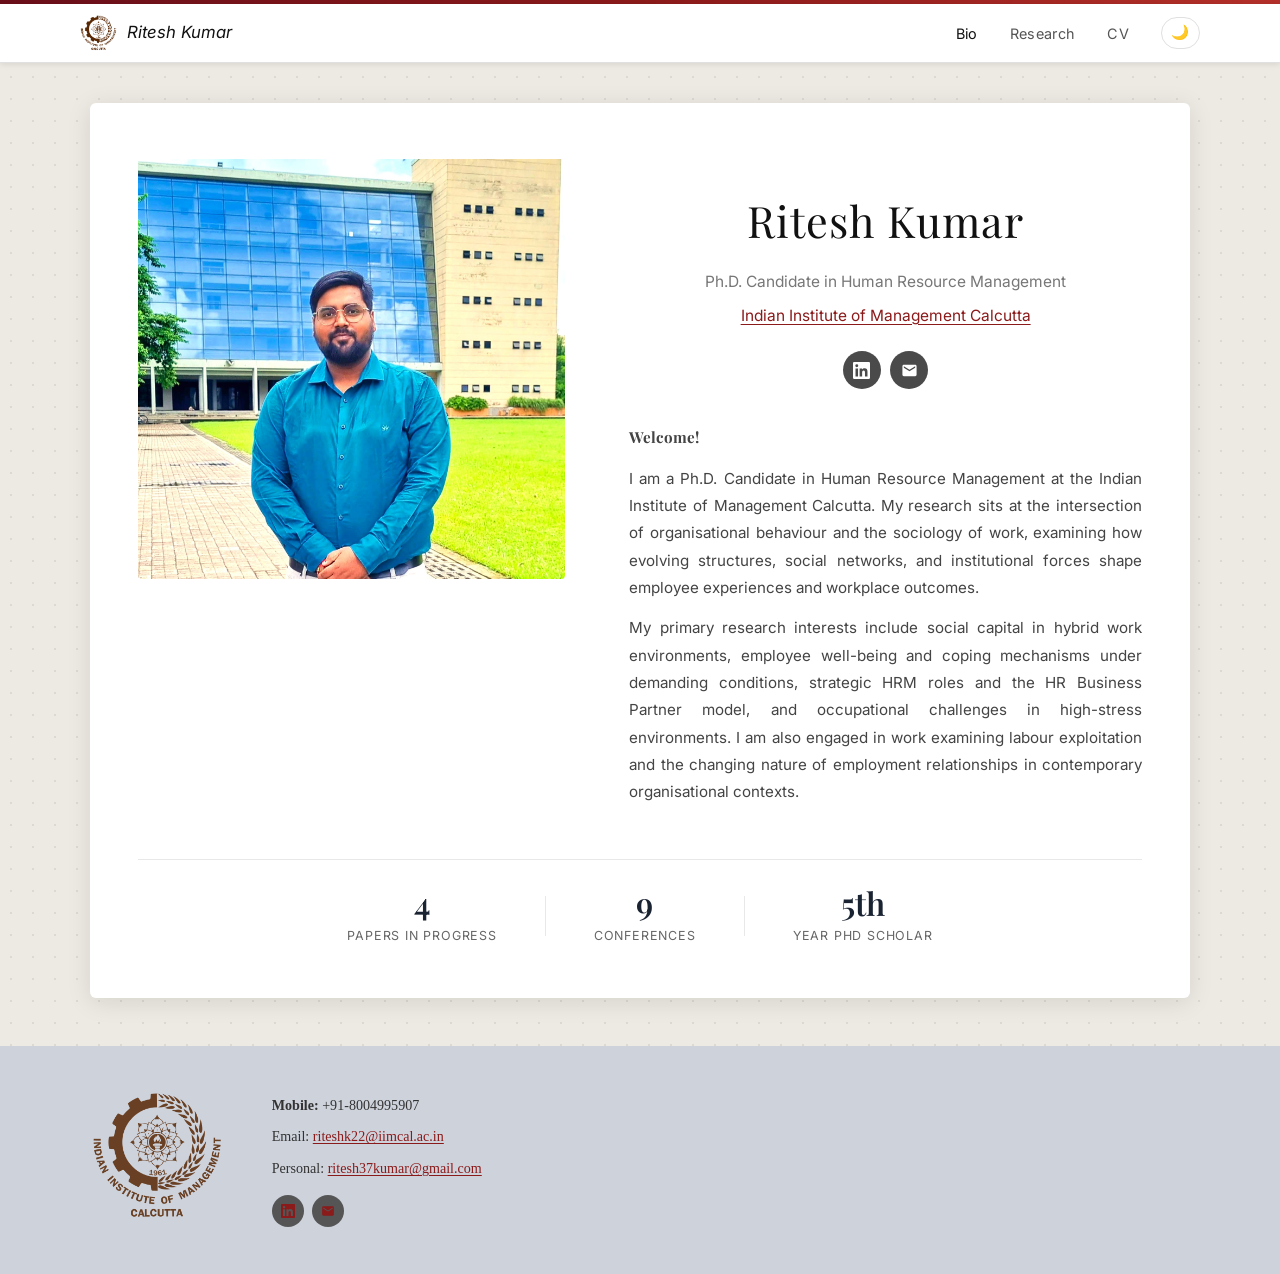
<file: index.html>
<!DOCTYPE html>
<html lang="en" data-theme="light">
<head>
    <meta charset="UTF-8">
    <meta name="viewport" content="width=device-width, initial-scale=1.0">
    <title>Ritesh Kumar | PhD Scholar | IIM Calcutta</title>
    <meta name="description" content="Ritesh Kumar is a PhD Scholar in Human Resource Management at IIM Calcutta. Research interests include hybrid work, social capital, employee well-being, and labour exploitation.">
    <meta name="keywords" content="Ritesh Kumar, IIM Calcutta, PhD, Human Resource Management, HRM, hybrid work, social capital, employee well-being">
    <meta name="author" content="Ritesh Kumar">
    <meta property="og:title" content="Ritesh Kumar | PhD Scholar | IIM Calcutta">
    <meta property="og:description" content="PhD Candidate in Human Resource Management at the Indian Institute of Management Calcutta.">
    <meta property="og:type" content="website">
    <link rel="icon" href="IIM_Calcutta_Logo.svg.png" type="image/png">
    <link href="https://fonts.googleapis.com/css2?family=Playfair+Display:ital,wght@0,400;0,600;1,400&family=Inter:wght@300;400;500;600&display=swap" rel="stylesheet">
    <link rel="stylesheet" href="style.css">

    <!-- Google Analytics -->
    <script async src="https://www.googletagmanager.com/gtag/js?id=G-CZTXEV8FFX"></script>
    <script>
        window.dataLayer = window.dataLayer || [];
        function gtag(){dataLayer.push(arguments);}
        gtag('js', new Date());
        gtag('config', 'G-CZTXEV8FFX');
    </script>

    <script>
        // Prevent dark mode flash
        (function(){ const t=localStorage.getItem('theme')||'light'; document.documentElement.setAttribute('data-theme',t); })();
    </script>
</head>
<body>

    <!-- Navbar -->
    <nav class="navbar">
        <div class="nav-container">
            <a href="index.html" class="nav-brand">
                <img src="IIM_Calcutta_Logo.svg.png" alt="IIM Calcutta" class="nav-logo">
                Ritesh Kumar
            </a>
            <div class="nav-right">
                <ul class="nav-links">
                    <li><a href="index.html" class="active">Bio</a></li>
                    <li><a href="research.html">Research</a></li>
                    <li><a href="cv.html">CV</a></li>
                </ul>
                <button class="dark-toggle" id="darkToggle" aria-label="Toggle dark mode" title="Toggle dark mode">🌙</button>
            </div>
        </div>
    </nav>

    <!-- Profile Card -->
    <main class="page-bg">
        <div class="profile-card">
            <div class="profile-grid">

                <!-- Left: Photo -->
                <div class="photo-crop">
                    <img src="Ritesh_Photo.jpg" alt="Ritesh Kumar" class="profile-photo">
                </div>

                <!-- Right: Info -->
                <div class="profile-info-col">
                    <h1 class="profile-name">Ritesh Kumar</h1>
                    <p class="profile-subtitle">Ph.D. Candidate in Human Resource Management</p>
                    <a href="https://www.iimcal.ac.in" class="profile-institution" target="_blank">Indian Institute of Management Calcutta</a>

                    <div class="social-icons">
                        <a href="https://www.linkedin.com/in/ritesh-kumar-388436166/" class="social-icon" target="_blank" title="LinkedIn">
                            <svg viewBox="0 0 24 24" fill="currentColor"><path d="M20.447 20.452h-3.554v-5.569c0-1.328-.027-3.037-1.852-3.037-1.853 0-2.136 1.445-2.136 2.939v5.667H9.351V9h3.414v1.561h.046c.477-.9 1.637-1.85 3.37-1.85 3.601 0 4.267 2.37 4.267 5.455v6.286zM5.337 7.433a2.062 2.062 0 01-2.063-2.065 2.064 2.064 0 112.063 2.065zm1.782 13.019H3.555V9h3.564v11.452zM22.225 0H1.771C.792 0 0 .774 0 1.729v20.542C0 23.227.792 24 1.771 24h20.451C23.2 24 24 23.227 24 22.271V1.729C24 .774 23.2 0 22.222 0h.003z"/></svg>
                        </a>
                        <a href="mailto:riteshk22@iimcal.ac.in" class="social-icon" title="Email">
                            <svg viewBox="0 0 24 24" fill="currentColor"><path d="M20 4H4c-1.1 0-2 .9-2 2v12c0 1.1.9 2 2 2h16c1.1 0 2-.9 2-2V6c0-1.1-.9-2-2-2zm0 4l-8 5-8-5V6l8 5 8-5v2z"/></svg>
                        </a>
                    </div>

                    <div class="profile-bio">
                        <p class="welcome-heading">Welcome!</p>
                        <p>I am a Ph.D. Candidate in Human Resource Management at the Indian Institute of Management Calcutta. My research sits at the intersection of organisational behaviour and the sociology of work, examining how evolving structures, social networks, and institutional forces shape employee experiences and workplace outcomes.</p>
                        <p>My primary research interests include social capital in hybrid work environments, employee well-being and coping mechanisms under demanding conditions, strategic HRM roles and the HR Business Partner model, and occupational challenges in high-stress environments. I am also engaged in work examining labour exploitation and the changing nature of employment relationships in contemporary organisational contexts.</p>
                    </div>
                </div>

            </div>

            <!-- Stats Bar -->
            <div class="stats-bar">
                <div class="stat-item">
                    <span class="stat-number">4</span>
                    <span class="stat-label">Papers in Progress</span>
                </div>
                <div class="stat-divider"></div>
                <div class="stat-item">
                    <span class="stat-number">9</span>
                    <span class="stat-label">Conferences</span>
                </div>
                <div class="stat-divider"></div>
                <div class="stat-item">
                    <span class="stat-number">5th</span>
                    <span class="stat-label">Year PhD Scholar</span>
                </div>
            </div>

        </div>
    </main>

    <!-- Footer -->
    <footer class="footer">
        <div class="footer-inner">
            <div class="footer-logo-col">
                <img src="IIM_Calcutta_Logo.svg.png" alt="IIM Calcutta" class="footer-logo">
            </div>
            <div class="footer-contact">
                <p><strong>Mobile:</strong> +91-8004995907</p>
                <p>Email: <a href="mailto:riteshk22@iimcal.ac.in">riteshk22@iimcal.ac.in</a></p>
                <p>Personal: <a href="mailto:ritesh37kumar@gmail.com">ritesh37kumar@gmail.com</a></p>
                <div class="footer-social">
                    <a href="https://www.linkedin.com/in/ritesh-kumar-388436166/" class="footer-social-icon" target="_blank" title="LinkedIn">
                        <svg viewBox="0 0 24 24" fill="currentColor"><path d="M20.447 20.452h-3.554v-5.569c0-1.328-.027-3.037-1.852-3.037-1.853 0-2.136 1.445-2.136 2.939v5.667H9.351V9h3.414v1.561h.046c.477-.9 1.637-1.85 3.37-1.85 3.601 0 4.267 2.37 4.267 5.455v6.286zM5.337 7.433a2.062 2.062 0 01-2.063-2.065 2.064 2.064 0 112.063 2.065zm1.782 13.019H3.555V9h3.564v11.452zM22.225 0H1.771C.792 0 0 .774 0 1.729v20.542C0 23.227.792 24 1.771 24h20.451C23.2 24 24 23.227 24 22.271V1.729C24 .774 23.2 0 22.222 0h.003z"/></svg>
                    </a>
                    <a href="mailto:riteshk22@iimcal.ac.in" class="footer-social-icon" title="Email">
                        <svg viewBox="0 0 24 24" fill="currentColor"><path d="M20 4H4c-1.1 0-2 .9-2 2v12c0 1.1.9 2 2 2h16c1.1 0 2-.9 2-2V6c0-1.1-.9-2-2-2zm0 4l-8 5-8-5V6l8 5 8-5v2z"/></svg>
                    </a>
                </div>
            </div>
        </div>
    </footer>

    <!-- Scroll to top -->
    <button class="scroll-top-btn" id="scrollTopBtn" aria-label="Scroll to top">↑</button>

    <script src="script.js"></script>
</body>
</html>
</file>
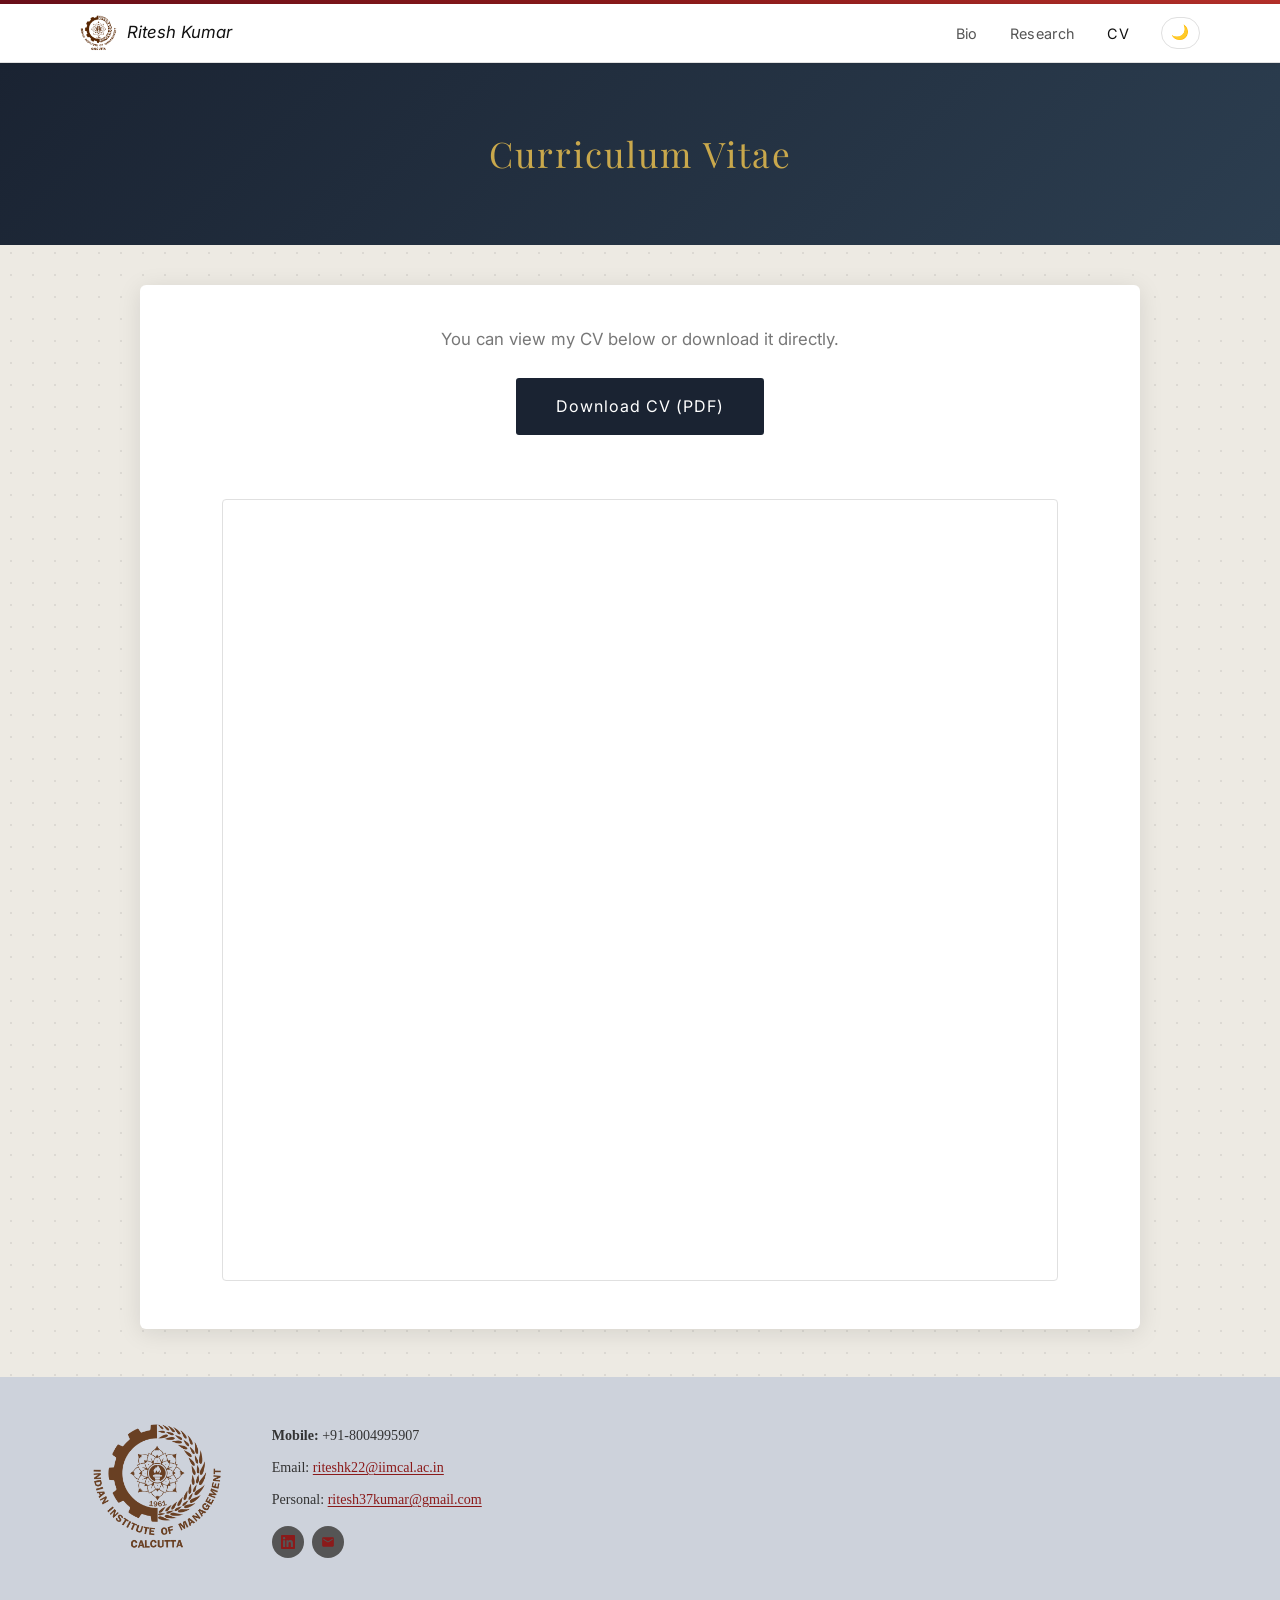
<file: cv.html>
<!DOCTYPE html>
<html lang="en" data-theme="light">
<head>
    <meta charset="UTF-8">
    <meta name="viewport" content="width=device-width, initial-scale=1.0">
    <title>CV | Ritesh Kumar | IIM Calcutta</title>
    <meta name="description" content="Curriculum Vitae of Ritesh Kumar, PhD Scholar in Human Resource Management at IIM Calcutta.">
    <meta name="author" content="Ritesh Kumar">
    <link rel="icon" href="IIM_Calcutta_Logo.svg.png" type="image/png">
    <link href="https://fonts.googleapis.com/css2?family=Playfair+Display:ital,wght@0,400;0,600;1,400&family=Inter:wght@300;400;500;600&display=swap" rel="stylesheet">
    <link rel="stylesheet" href="style.css">
    <!-- Google Analytics -->
    <script async src="https://www.googletagmanager.com/gtag/js?id=G-CZTXEV8FFX"></script>
    <script>
        window.dataLayer = window.dataLayer || [];
        function gtag(){dataLayer.push(arguments);}
        gtag('js', new Date());
        gtag('config', 'G-CZTXEV8FFX');
    </script>
    <script>(function(){ const t=localStorage.getItem('theme')||'light'; document.documentElement.setAttribute('data-theme',t); })();</script>
</head>
<body>

    <!-- Navbar -->
    <nav class="navbar">
        <div class="nav-container">
            <a href="index.html" class="nav-brand">
                <img src="IIM_Calcutta_Logo.svg.png" alt="IIM Calcutta" class="nav-logo">
                Ritesh Kumar
            </a>
            <div class="nav-right">
                <ul class="nav-links">
                    <li><a href="index.html">Bio</a></li>
                    <li><a href="research.html">Research</a></li>
                    <li><a href="cv.html" class="active">CV</a></li>
                </ul>
                <button class="dark-toggle" id="darkToggle" aria-label="Toggle dark mode">🌙</button>
            </div>
        </div>
    </nav>

    <!-- Page Header -->
    <header class="page-header">
        <h1>Curriculum Vitae</h1>
    </header>

    <!-- CV Content -->
    <main class="page-bg">
    <div class="inner-card">
    <div class="container cv-container">

        <p class="cv-intro">You can view my CV below or download it directly.</p>
        <div style="text-align:center; margin-bottom: 2rem;">
            <a href="Ritesh_Kumar_CV.pdf" class="cv-download-btn" download>Download CV (PDF)</a>
        </div>

        <div class="cv-viewer">
            <iframe
                src="Ritesh_Kumar_CV.pdf#toolbar=1&navpanes=0&scrollbar=1"
                class="cv-embed"
                title="Ritesh Kumar CV">
            </iframe>
        </div>

        <p class="cv-fallback">
            PDF not loading? <a href="Ritesh_Kumar_CV.pdf" download>Click here to download</a>.
        </p>

    </div></div></main>

    <!-- Footer -->
    <footer class="footer">
        <div class="footer-inner">
            <div class="footer-logo-col">
                <img src="IIM_Calcutta_Logo.svg.png" alt="IIM Calcutta" class="footer-logo">
            </div>
            <div class="footer-contact">
                <p><strong>Mobile:</strong> +91-8004995907</p>
                <p>Email: <a href="mailto:riteshk22@iimcal.ac.in">riteshk22@iimcal.ac.in</a></p>
                <p>Personal: <a href="mailto:ritesh37kumar@gmail.com">ritesh37kumar@gmail.com</a></p>
                <div class="footer-social">
                    <a href="https://www.linkedin.com/in/ritesh-kumar-388436166/" class="footer-social-icon" target="_blank" title="LinkedIn">
                        <svg viewBox="0 0 24 24" fill="currentColor"><path d="M20.447 20.452h-3.554v-5.569c0-1.328-.027-3.037-1.852-3.037-1.853 0-2.136 1.445-2.136 2.939v5.667H9.351V9h3.414v1.561h.046c.477-.9 1.637-1.85 3.37-1.85 3.601 0 4.267 2.37 4.267 5.455v6.286zM5.337 7.433a2.062 2.062 0 01-2.063-2.065 2.064 2.064 0 112.063 2.065zm1.782 13.019H3.555V9h3.564v11.452zM22.225 0H1.771C.792 0 0 .774 0 1.729v20.542C0 23.227.792 24 1.771 24h20.451C23.2 24 24 23.227 24 22.271V1.729C24 .774 23.2 0 22.222 0h.003z"/></svg>
                    </a>
                    <a href="mailto:riteshk22@iimcal.ac.in" class="footer-social-icon" title="Email">
                        <svg viewBox="0 0 24 24" fill="currentColor"><path d="M20 4H4c-1.1 0-2 .9-2 2v12c0 1.1.9 2 2 2h16c1.1 0 2-.9 2-2V6c0-1.1-.9-2-2-2zm0 4l-8 5-8-5V6l8 5 8-5v2z"/></svg>
                    </a>
                </div>
            </div>
        </div>
    </footer>

    <button class="scroll-top-btn" id="scrollTopBtn" aria-label="Scroll to top">↑</button>
    <script src="script.js"></script>
</body>
</html>
</file>
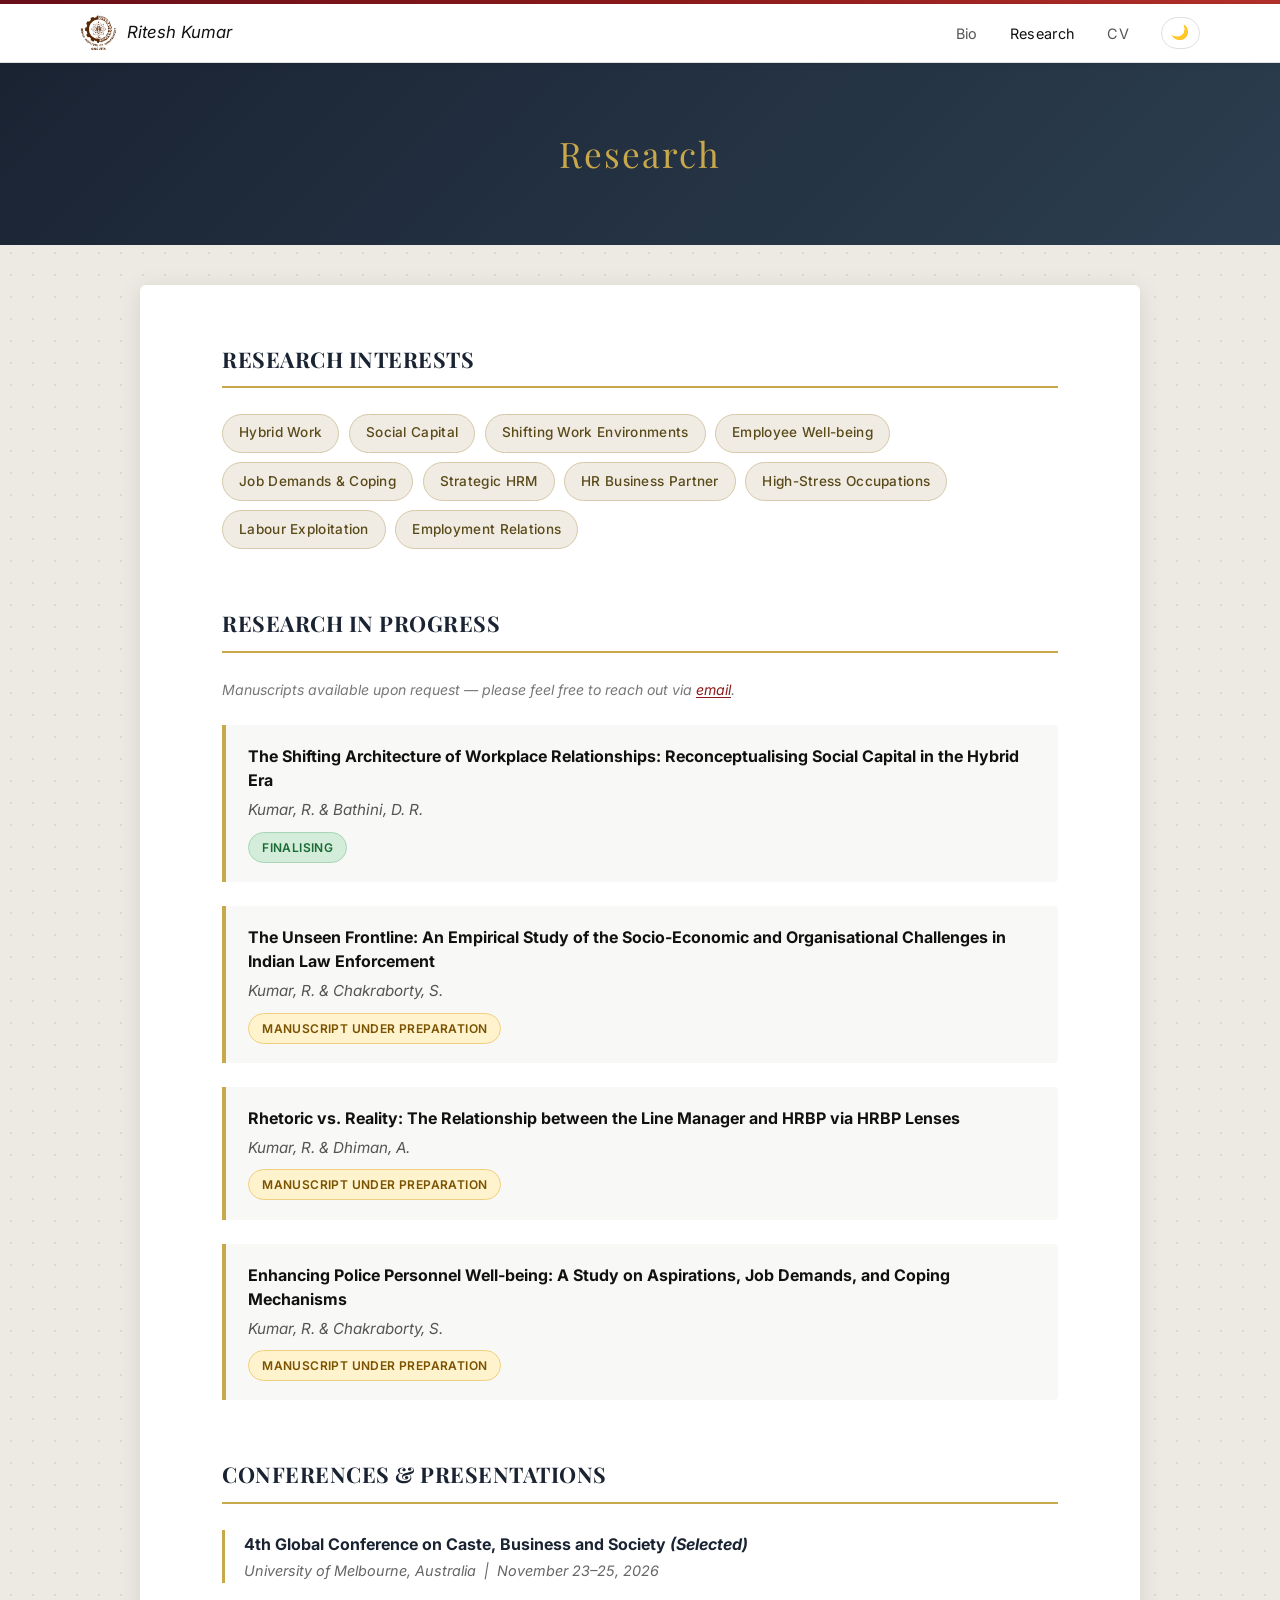
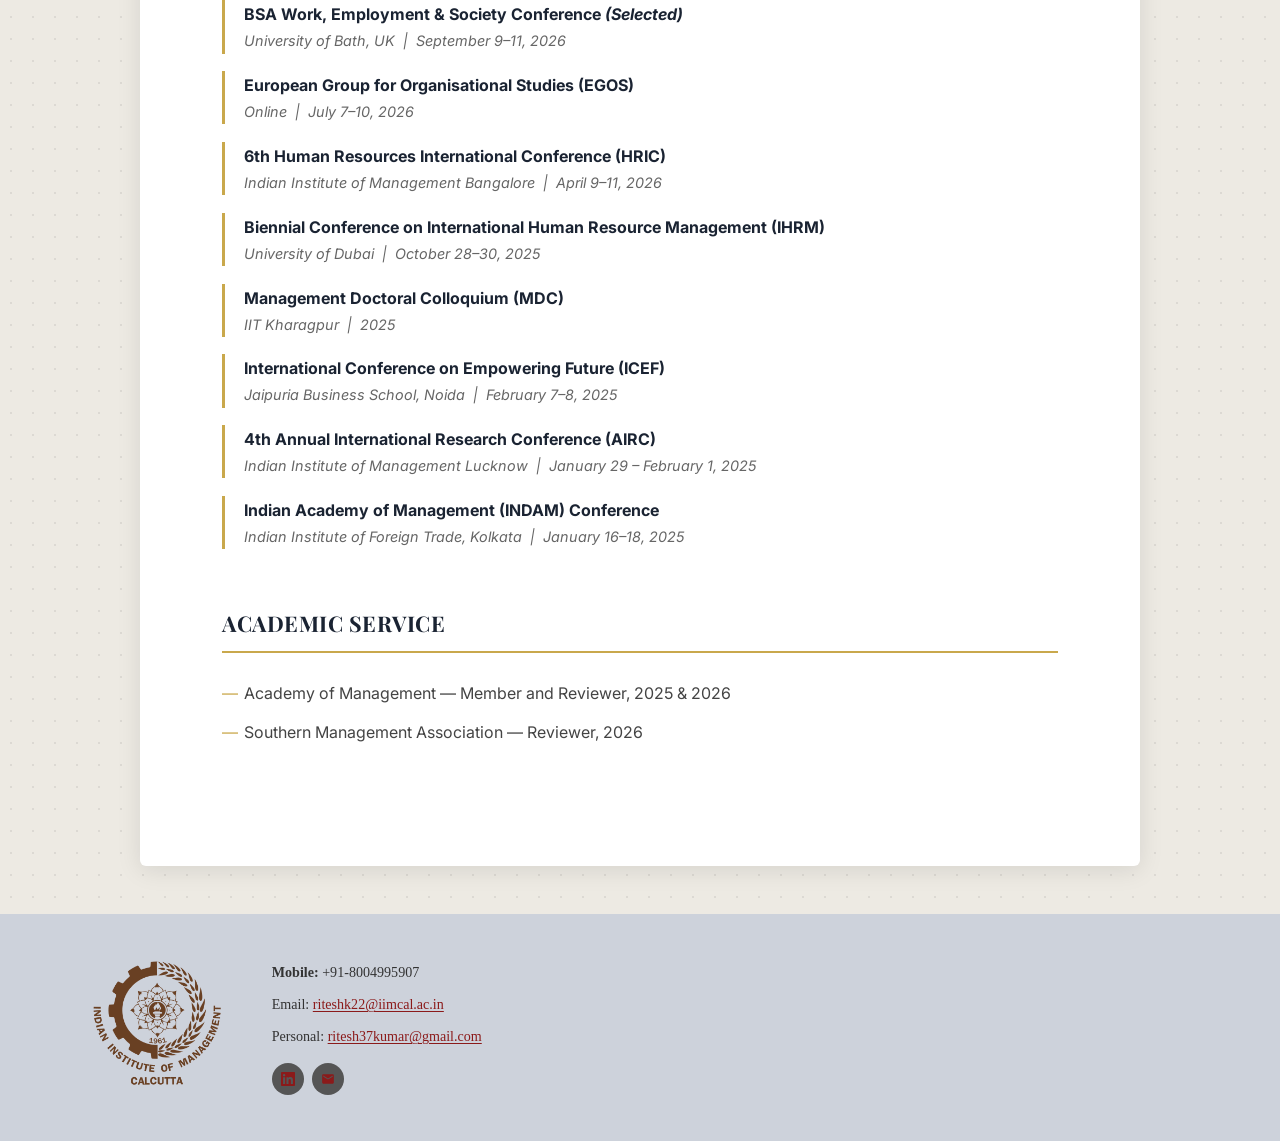
<file: research.html>
<!DOCTYPE html>
<html lang="en" data-theme="light">
<head>
    <meta charset="UTF-8">
    <meta name="viewport" content="width=device-width, initial-scale=1.0">
    <title>Research | Ritesh Kumar | IIM Calcutta</title>
    <meta name="description" content="Research work of Ritesh Kumar, PhD Scholar in HRM at IIM Calcutta. Papers on hybrid work, social capital, police well-being, and HRBP dynamics.">
    <meta name="author" content="Ritesh Kumar">
    <link rel="icon" href="IIM_Calcutta_Logo.svg.png" type="image/png">
    <link href="https://fonts.googleapis.com/css2?family=Playfair+Display:ital,wght@0,400;0,600;1,400&family=Inter:wght@300;400;500;600&display=swap" rel="stylesheet">
    <link rel="stylesheet" href="style.css">
    <!-- Google Analytics -->
    <script async src="https://www.googletagmanager.com/gtag/js?id=G-CZTXEV8FFX"></script>
    <script>
        window.dataLayer = window.dataLayer || [];
        function gtag(){dataLayer.push(arguments);}
        gtag('js', new Date());
        gtag('config', 'G-CZTXEV8FFX');
    </script>
    <script>(function(){ const t=localStorage.getItem('theme')||'light'; document.documentElement.setAttribute('data-theme',t); })();</script>
</head>
<body>

    <!-- Navbar -->
    <nav class="navbar">
        <div class="nav-container">
            <a href="index.html" class="nav-brand">
                <img src="IIM_Calcutta_Logo.svg.png" alt="IIM Calcutta" class="nav-logo">
                Ritesh Kumar
            </a>
            <div class="nav-right">
                <ul class="nav-links">
                    <li><a href="index.html">Bio</a></li>
                    <li><a href="research.html" class="active">Research</a></li>
                    <li><a href="cv.html">CV</a></li>
                </ul>
                <button class="dark-toggle" id="darkToggle" aria-label="Toggle dark mode">🌙</button>
            </div>
        </div>
    </nav>

    <!-- Page Header -->
    <header class="page-header">
        <h1>Research</h1>
    </header>

    <!-- Content -->
    <main class="page-bg">
    <div class="inner-card">
    <div class="container">

        <section>
            <h2>Research Interests</h2>
            <div class="interest-tags">
                <span class="interest-tag">Hybrid Work</span>
                <span class="interest-tag">Social Capital</span>
                <span class="interest-tag">Shifting Work Environments</span>
                <span class="interest-tag">Employee Well-being</span>
                <span class="interest-tag">Job Demands &amp; Coping</span>
                <span class="interest-tag">Strategic HRM</span>
                <span class="interest-tag">HR Business Partner</span>
                <span class="interest-tag">High-Stress Occupations</span>
                <span class="interest-tag">Labour Exploitation</span>
                <span class="interest-tag">Employment Relations</span>
            </div>
        </section>

        <section>
            <h2>Research in Progress</h2>
            <p class="section-note">Manuscripts available upon request — please feel free to reach out via <a href="mailto:riteshk22@iimcal.ac.in">email</a>.</p>

            <div class="paper-item">
                <p class="paper-title">The Shifting Architecture of Workplace Relationships: Reconceptualising Social Capital in the Hybrid Era</p>
                <p class="paper-authors">Kumar, R. &amp; Bathini, D. R.</p>
                <span class="paper-badge badge-green">Finalising</span>
            </div>

            <div class="paper-item">
                <p class="paper-title">The Unseen Frontline: An Empirical Study of the Socio-Economic and Organisational Challenges in Indian Law Enforcement</p>
                <p class="paper-authors">Kumar, R. &amp; Chakraborty, S.</p>
                <span class="paper-badge badge-amber">Manuscript under preparation</span>
            </div>

            <div class="paper-item">
                <p class="paper-title">Rhetoric vs. Reality: The Relationship between the Line Manager and HRBP via HRBP Lenses</p>
                <p class="paper-authors">Kumar, R. &amp; Dhiman, A.</p>
                <span class="paper-badge badge-amber">Manuscript under preparation</span>
            </div>

            <div class="paper-item">
                <p class="paper-title">Enhancing Police Personnel Well-being: A Study on Aspirations, Job Demands, and Coping Mechanisms</p>
                <p class="paper-authors">Kumar, R. &amp; Chakraborty, S.</p>
                <span class="paper-badge badge-amber">Manuscript under preparation</span>
            </div>
        </section>

        <section>
            <h2>Conferences &amp; Presentations</h2>
            <ul class="conf-list">
                <li>
                    <span class="conf-name">4th Global Conference on Caste, Business and Society <em>(Selected)</em></span>
                    <span class="conf-details">University of Melbourne, Australia &nbsp;|&nbsp; November 23–25, 2026</span>
                </li>
                <li>
                    <span class="conf-name">BSA Work, Employment &amp; Society Conference <em>(Selected)</em></span>
                    <span class="conf-details">University of Bath, UK &nbsp;|&nbsp; September 9–11, 2026</span>
                </li>
                <li>
                    <span class="conf-name">European Group for Organisational Studies (EGOS)</span>
                    <span class="conf-details">Online &nbsp;|&nbsp; July 7–10, 2026</span>
                </li>
                <li>
                    <span class="conf-name">6th Human Resources International Conference (HRIC)</span>
                    <span class="conf-details">Indian Institute of Management Bangalore &nbsp;|&nbsp; April 9–11, 2026</span>
                </li>
                <li>
                    <span class="conf-name">Biennial Conference on International Human Resource Management (IHRM)</span>
                    <span class="conf-details">University of Dubai &nbsp;|&nbsp; October 28–30, 2025</span>
                </li>
                <li>
                    <span class="conf-name">Management Doctoral Colloquium (MDC)</span>
                    <span class="conf-details">IIT Kharagpur &nbsp;|&nbsp; 2025</span>
                </li>
                <li>
                    <span class="conf-name">International Conference on Empowering Future (ICEF)</span>
                    <span class="conf-details">Jaipuria Business School, Noida &nbsp;|&nbsp; February 7–8, 2025</span>
                </li>
                <li>
                    <span class="conf-name">4th Annual International Research Conference (AIRC)</span>
                    <span class="conf-details">Indian Institute of Management Lucknow &nbsp;|&nbsp; January 29 – February 1, 2025</span>
                </li>
                <li>
                    <span class="conf-name">Indian Academy of Management (INDAM) Conference</span>
                    <span class="conf-details">Indian Institute of Foreign Trade, Kolkata &nbsp;|&nbsp; January 16–18, 2025</span>
                </li>
            </ul>
        </section>

        <section>
            <h2>Academic Service</h2>
            <ul class="service-list">
                <li>Academy of Management &mdash; Member and Reviewer, 2025 &amp; 2026</li>
                <li>Southern Management Association &mdash; Reviewer, 2026</li>
            </ul>
        </section>

    </div></div></main>

    <!-- Footer -->
    <footer class="footer">
        <div class="footer-inner">
            <div class="footer-logo-col">
                <img src="IIM_Calcutta_Logo.svg.png" alt="IIM Calcutta" class="footer-logo">
            </div>
            <div class="footer-contact">
                <p><strong>Mobile:</strong> +91-8004995907</p>
                <p>Email: <a href="mailto:riteshk22@iimcal.ac.in">riteshk22@iimcal.ac.in</a></p>
                <p>Personal: <a href="mailto:ritesh37kumar@gmail.com">ritesh37kumar@gmail.com</a></p>
                <div class="footer-social">
                    <a href="https://www.linkedin.com/in/ritesh-kumar-388436166/" class="footer-social-icon" target="_blank" title="LinkedIn">
                        <svg viewBox="0 0 24 24" fill="currentColor"><path d="M20.447 20.452h-3.554v-5.569c0-1.328-.027-3.037-1.852-3.037-1.853 0-2.136 1.445-2.136 2.939v5.667H9.351V9h3.414v1.561h.046c.477-.9 1.637-1.85 3.37-1.85 3.601 0 4.267 2.37 4.267 5.455v6.286zM5.337 7.433a2.062 2.062 0 01-2.063-2.065 2.064 2.064 0 112.063 2.065zm1.782 13.019H3.555V9h3.564v11.452zM22.225 0H1.771C.792 0 0 .774 0 1.729v20.542C0 23.227.792 24 1.771 24h20.451C23.2 24 24 23.227 24 22.271V1.729C24 .774 23.2 0 22.222 0h.003z"/></svg>
                    </a>
                    <a href="mailto:riteshk22@iimcal.ac.in" class="footer-social-icon" title="Email">
                        <svg viewBox="0 0 24 24" fill="currentColor"><path d="M20 4H4c-1.1 0-2 .9-2 2v12c0 1.1.9 2 2 2h16c1.1 0 2-.9 2-2V6c0-1.1-.9-2-2-2zm0 4l-8 5-8-5V6l8 5 8-5v2z"/></svg>
                    </a>
                </div>
            </div>
        </div>
    </footer>

    <button class="scroll-top-btn" id="scrollTopBtn" aria-label="Scroll to top">↑</button>
    <script src="script.js"></script>
</body>
</html>
</file>
<file: style.css>
/* ═══════════════════════════════════════
   CSS Custom Properties (Light / Dark)
═══════════════════════════════════════ */
:root {
    --bg-body:     #edeae3;
    --bg-pattern:  rgba(0,0,0,0.07);
    --bg-card:     #ffffff;
    --bg-nav:      #ffffff;
    --bg-footer:   #cdd2db;
    --bg-paper:    #f8f8f6;
    --bg-tag:      #f0ece3;
    --text-h:      #111111;
    --text-body:   #444444;
    --text-sub:    #555555;
    --text-muted:  #777777;
    --text-light:  #888888;
    --nav-link:    #555555;
    --border:      #e0e0e0;
    --border-tag:  #d4c9a8;
    --tag-color:   #5a4a1a;
    --accent:      #8B1A1A;
    --accent-h:    #5a0f0f;
    --gold:        #c9a84c;
    --gold-dark:   #7a6a2a;
    --link:        #2c5282;
    --shadow:      rgba(0,0,0,0.10);
    --shadow-h:    rgba(0,0,0,0.18);
    --section-h:   #1a2332;
    --edu-inst:    #555555;
    --conf-name:   #1a2332;
    --conf-det:    #666666;
    --footer-text: #333333;
    --stat-num:    #1a2332;
    --stat-label:  #666666;
    --divider:     #e8e8e8;
}

[data-theme="dark"] {
    --bg-body:     #0f1117;
    --bg-pattern:  rgba(255,255,255,0.04);
    --bg-card:     #1a1d2e;
    --bg-nav:      #13151f;
    --bg-footer:   #0a0c14;
    --bg-paper:    #1e2133;
    --bg-tag:      #252838;
    --text-h:      #eaeaea;
    --text-body:   #b0b0c8;
    --text-sub:    #9090aa;
    --text-muted:  #808098;
    --text-light:  #606080;
    --nav-link:    #9090aa;
    --border:      #252838;
    --border-tag:  #353855;
    --tag-color:   #c9a84c;
    --accent:      #e05555;
    --accent-h:    #ff8080;
    --gold:        #d4a843;
    --gold-dark:   #c9a84c;
    --link:        #7ab3e0;
    --shadow:      rgba(0,0,0,0.50);
    --shadow-h:    rgba(0,0,0,0.65);
    --section-h:   #d4a843;
    --edu-inst:    #9090aa;
    --conf-name:   #d0d0e8;
    --conf-det:    #8080a0;
    --footer-text: #b0b0c8;
    --stat-num:    #d4a843;
    --stat-label:  #9090aa;
    --divider:     #252838;
}

/* ═══════════════════════════════════════
   Base
═══════════════════════════════════════ */
* { margin: 0; padding: 0; box-sizing: border-box; }

html { scroll-behavior: smooth; }

body {
    font-family: 'Inter', 'Georgia', sans-serif;
    color: var(--text-body);
    line-height: 1.75;
    background-color: var(--bg-body);
    background-image: radial-gradient(circle, var(--bg-pattern) 1px, transparent 1px);
    background-size: 22px 22px;
    transition: background-color 0.3s, color 0.3s;
}

h1, h2, h3, .profile-name, .page-header h1, .welcome-heading {
    font-family: 'Playfair Display', 'Georgia', serif;
}

/* ── Top accent bar ── */
body::before {
    content: '';
    display: block;
    height: 4px;
    background: linear-gradient(90deg, #6b0f1a, #8B1A1A, #b5302a);
}

/* ── Fade-in animation ── */
@keyframes fadeInUp {
    from { opacity: 0; transform: translateY(18px); }
    to   { opacity: 1; transform: translateY(0); }
}
.profile-card  { animation: fadeInUp 0.6s ease both; }
.page-header   { animation: fadeInUp 0.5s ease both; }
.container section { animation: fadeInUp 0.5s ease both; }

/* ═══════════════════════════════════════
   Navbar
═══════════════════════════════════════ */
.navbar {
    background: var(--bg-nav);
    border-bottom: 1px solid var(--border);
    position: sticky;
    top: 0;
    z-index: 100;
    box-shadow: 0 1px 6px var(--shadow);
    transition: background 0.3s, border-color 0.3s;
}

.nav-container {
    max-width: 1200px;
    margin: 0 auto;
    padding: 0 2.5rem;
    display: flex;
    justify-content: space-between;
    align-items: center;
    height: 58px;
}

.nav-brand {
    color: var(--text-h);
    text-decoration: none;
    font-size: 1.05rem;
    font-style: italic;
    display: flex;
    align-items: center;
    gap: 0.65rem;
}

.nav-logo { height: 36px; width: auto; }

.nav-right {
    display: flex;
    align-items: center;
    gap: 2rem;
}

.nav-links {
    list-style: none;
    display: flex;
    gap: 2rem;
}

.nav-links a {
    color: var(--nav-link);
    text-decoration: none;
    font-size: 0.9rem;
    letter-spacing: 0.3px;
    transition: color 0.15s;
}

.nav-links a:hover,
.nav-links a.active { color: var(--text-h); }

/* Dark mode toggle button */
.dark-toggle {
    background: none;
    border: 1px solid var(--border);
    border-radius: 50px;
    padding: 0.25rem 0.6rem;
    font-size: 0.9rem;
    cursor: pointer;
    color: var(--nav-link);
    transition: border-color 0.2s, background 0.2s;
    line-height: 1.5;
}

.dark-toggle:hover {
    border-color: var(--gold);
    background: var(--bg-paper);
}

/* ═══════════════════════════════════════
   Page background & cards
═══════════════════════════════════════ */
.page-bg {
    padding: 2.5rem 1.5rem 3rem;
    min-height: calc(100vh - 58px - 160px);
}

.profile-card {
    max-width: 1100px;
    margin: 0 auto;
    background: var(--bg-card);
    border-radius: 6px;
    box-shadow: 0 4px 24px var(--shadow);
    padding: 3.5rem 3rem 2rem;
    transition: background 0.3s, box-shadow 0.3s;
}

.inner-card {
    max-width: 1000px;
    margin: 0 auto;
    background: var(--bg-card);
    border-radius: 6px;
    box-shadow: 0 4px 24px var(--shadow);
    transition: background 0.3s;
}

/* ═══════════════════════════════════════
   Profile grid
═══════════════════════════════════════ */
.profile-grid {
    display: grid;
    grid-template-columns: 5fr 6fr;
    gap: 4rem;
    align-items: start;
    margin-bottom: 2.5rem;
}

.photo-crop {
    width: 100%;
    height: 420px;
    overflow: hidden;
    border-radius: 4px;
}

.profile-photo {
    width: 100%;
    height: 100%;
    object-fit: cover;
    object-position: center 10%;
    display: block;
    transition: transform 0.4s ease;
}

.photo-crop:hover .profile-photo { transform: scale(1.03); }

.profile-info-col {
    display: flex;
    flex-direction: column;
    align-items: center;
    padding-top: 1.5rem;
}

.profile-name {
    font-size: 2.7rem;
    font-weight: normal;
    letter-spacing: 1px;
    color: var(--text-h);
    margin-bottom: 0.6rem;
    text-align: center;
}

.profile-subtitle {
    font-size: 0.97rem;
    color: var(--text-muted);
    margin-bottom: 0.4rem;
    text-align: center;
}

.profile-institution {
    display: block;
    color: var(--accent);
    text-decoration: underline;
    text-underline-offset: 3px;
    font-size: 0.97rem;
    margin-bottom: 1.4rem;
    text-align: center;
}

.profile-institution:hover { color: var(--accent-h); }

/* ── Social icons ── */
.social-icons {
    display: flex;
    justify-content: center;
    gap: 0.6rem;
    margin-bottom: 2.2rem;
}

.social-icon {
    display: flex;
    align-items: center;
    justify-content: center;
    width: 38px;
    height: 38px;
    border-radius: 50%;
    background: #4a4a4a;
    color: #fff;
    text-decoration: none;
    transition: background 0.2s;
}

.social-icon svg { width: 17px; height: 17px; }
.social-icon:hover { background: var(--accent); }

/* ── Bio text ── */
.profile-bio { width: 100%; text-align: left; }

.welcome-heading {
    font-size: 1.05rem;
    font-weight: bold;
    color: var(--text-h);
    margin-bottom: 0.6rem;
}

.profile-bio p {
    font-size: 0.95rem;
    color: var(--text-body);
    text-align: justify;
    line-height: 1.8;
    margin-bottom: 0.8rem;
}

/* ═══════════════════════════════════════
   Stats bar
═══════════════════════════════════════ */
.stats-bar {
    display: flex;
    justify-content: center;
    align-items: center;
    gap: 0;
    padding: 1.6rem 0 1.2rem;
    border-top: 1px solid var(--divider);
    margin-top: 0.5rem;
}

.stat-item {
    display: flex;
    flex-direction: column;
    align-items: center;
    padding: 0 3rem;
}

.stat-number {
    font-family: 'Playfair Display', serif;
    font-size: 2rem;
    font-weight: 600;
    color: var(--stat-num);
    line-height: 1.1;
}

.stat-label {
    font-size: 0.78rem;
    color: var(--stat-label);
    text-transform: uppercase;
    letter-spacing: 0.8px;
    margin-top: 0.3rem;
    font-family: 'Inter', sans-serif;
}

.stat-divider {
    width: 1px;
    height: 40px;
    background: var(--divider);
}

.divider {
    border: none;
    border-top: 1px solid var(--divider);
    margin-bottom: 1rem;
}

/* ═══════════════════════════════════════
   Footer
═══════════════════════════════════════ */
.footer {
    background: var(--bg-footer);
    padding: 2.8rem 2.5rem;
    transition: background 0.3s;
}

.footer-inner {
    max-width: 1100px;
    margin: 0 auto;
    display: flex;
    gap: 3rem;
    align-items: center;
}

.footer-logo-col { flex-shrink: 0; }

.footer-logo { height: 130px; width: auto; opacity: 0.85; }

.footer-contact p {
    font-size: 0.88rem;
    color: var(--footer-text);
    margin-bottom: 0.45rem;
    font-family: 'Georgia', serif;
}

.footer-contact a {
    color: var(--accent);
    text-decoration: underline;
    text-underline-offset: 2px;
}

.footer-contact a:hover { color: var(--accent-h); }

.footer-social {
    display: flex;
    gap: 0.5rem;
    margin-top: 0.9rem;
}

.footer-social-icon {
    display: flex;
    align-items: center;
    justify-content: center;
    width: 32px;
    height: 32px;
    border-radius: 50%;
    background: #555;
    color: #fff;
    text-decoration: none;
    transition: background 0.2s;
}

.footer-social-icon svg { width: 14px; height: 14px; }
.footer-social-icon:hover { background: var(--accent); }

.footer-simple {
    text-align: center;
    font-size: 0.85rem;
    color: var(--footer-text);
    padding: 1.5rem;
    background: var(--bg-footer);
    transition: background 0.3s;
}

/* ═══════════════════════════════════════
   Scroll to top button
═══════════════════════════════════════ */
.scroll-top-btn {
    position: fixed;
    bottom: 2rem;
    right: 2rem;
    width: 42px;
    height: 42px;
    border-radius: 50%;
    background: var(--accent);
    color: #fff;
    border: none;
    font-size: 1.1rem;
    cursor: pointer;
    box-shadow: 0 4px 12px var(--shadow);
    opacity: 0;
    transform: translateY(12px);
    transition: opacity 0.3s, transform 0.3s, background 0.2s;
    pointer-events: none;
    z-index: 200;
    display: flex;
    align-items: center;
    justify-content: center;
}

.scroll-top-btn.visible {
    opacity: 1;
    transform: translateY(0);
    pointer-events: all;
}

.scroll-top-btn:hover { background: var(--accent-h); }

/* ═══════════════════════════════════════
   Inner pages (Research / CV)
═══════════════════════════════════════ */
.page-header {
    background: linear-gradient(135deg, #1a2332 0%, #2c3e50 100%);
    color: #fff;
    padding: 60px 2rem;
    text-align: center;
}

.page-header h1 {
    font-size: 2.2rem;
    font-weight: normal;
    letter-spacing: 2px;
    color: #c9a84c;
}

.container {
    max-width: 900px;
    margin: 0 auto;
    padding: 3.5rem 2rem 4rem;
}

section { margin-bottom: 3.5rem; }

section h2 {
    font-size: 1.35rem;
    color: var(--section-h);
    border-bottom: 2px solid var(--gold);
    padding-bottom: 0.5rem;
    margin-bottom: 1.6rem;
    letter-spacing: 0.5px;
    text-transform: uppercase;
    font-weight: bold;
}

section > p {
    margin-bottom: 1.1rem;
    font-size: 1.05rem;
    color: var(--text-body);
}

/* ── Section note ── */
.section-note {
    font-size: 0.88rem;
    color: var(--text-muted);
    font-style: italic;
    margin-bottom: 1.4rem;
    font-family: 'Inter', sans-serif;
}

.section-note a {
    color: var(--accent);
    text-decoration: underline;
    text-underline-offset: 2px;
}

/* ── Research interest tags ── */
.interest-tags {
    display: flex;
    flex-wrap: wrap;
    gap: 0.6rem;
}

.interest-tag {
    display: inline-block;
    padding: 0.4rem 1rem;
    background: var(--bg-tag);
    border: 1px solid var(--border-tag);
    color: var(--tag-color);
    font-size: 0.85rem;
    font-family: 'Inter', sans-serif;
    font-weight: 500;
    border-radius: 50px;
    letter-spacing: 0.3px;
    transition: all 0.2s;
}

.interest-tag:hover {
    background: var(--accent);
    border-color: var(--accent);
    color: #fff;
}

/* ── Papers ── */
.paper-item {
    margin-bottom: 1.5rem;
    padding: 1.2rem 1.4rem;
    background: var(--bg-paper);
    border-left: 4px solid var(--gold);
    border-radius: 0 4px 4px 0;
    transition: transform 0.2s ease, box-shadow 0.2s ease, background 0.3s;
}

.paper-item:hover {
    transform: translateY(-3px);
    box-shadow: 0 8px 24px var(--shadow-h);
}

.paper-title {
    font-size: 1rem;
    color: var(--text-h);
    font-weight: bold;
    margin-bottom: 0.3rem;
    line-height: 1.5;
}

.paper-authors {
    color: var(--text-sub);
    font-style: italic;
    font-size: 0.95rem;
    margin-bottom: 0.5rem;
}

/* ── Paper status badges ── */
.paper-badge {
    display: inline-block;
    padding: 0.25rem 0.8rem;
    font-size: 0.75rem;
    font-family: 'Inter', sans-serif;
    font-weight: 600;
    border-radius: 50px;
    letter-spacing: 0.4px;
    text-transform: uppercase;
}

.badge-green {
    background: #d4edda;
    color: #1a6b35;
    border: 1px solid #a8d5b5;
}

.badge-amber {
    background: #fff3cd;
    color: #7a5200;
    border: 1px solid #f0d080;
}

[data-theme="dark"] .badge-green {
    background: #1a3d28;
    color: #6ddb8e;
    border-color: #2a6040;
}

[data-theme="dark"] .badge-amber {
    background: #3d2f00;
    color: #f0c060;
    border-color: #604800;
}

/* ── Conferences ── */
.conf-list {
    list-style: none;
    display: flex;
    flex-direction: column;
    gap: 1.1rem;
}

.conf-list li {
    display: flex;
    flex-direction: column;
    padding-left: 1.2rem;
    border-left: 3px solid var(--gold);
}

.conf-name {
    font-weight: bold;
    color: var(--conf-name);
    font-size: 1rem;
}

.conf-details {
    color: var(--conf-det);
    font-size: 0.9rem;
    font-style: italic;
}

/* ── Service ── */
.service-list {
    list-style: none;
    display: flex;
    flex-direction: column;
    gap: 0.7rem;
}

.service-list li {
    padding-left: 1.4rem;
    position: relative;
    font-size: 1rem;
    color: var(--text-body);
}

.service-list li::before {
    content: '—';
    position: absolute;
    left: 0;
    color: var(--gold);
}

/* ── Contact ── */
.contact-grid {
    display: flex;
    flex-direction: column;
    gap: 0.9rem;
}

.contact-item {
    display: flex;
    gap: 1rem;
    align-items: baseline;
    flex-wrap: wrap;
}

.contact-label {
    font-size: 0.8rem;
    font-weight: bold;
    color: var(--section-h);
    min-width: 165px;
    text-transform: uppercase;
    letter-spacing: 0.7px;
}

.contact-item a {
    color: var(--link);
    text-decoration: none;
    font-size: 1rem;
}

.contact-item a:hover { text-decoration: underline; }

/* ── Education ── */
.edu-item {
    margin-bottom: 1.8rem;
    padding-left: 1.2rem;
    border-left: 3px solid var(--gold);
}

.edu-degree {
    font-weight: bold;
    font-size: 1.05rem;
    color: var(--text-h);
}

.edu-institution { color: var(--edu-inst); font-style: italic; }
.edu-year        { color: var(--text-light); font-size: 0.9rem; }

.edu-note {
    color: var(--text-muted);
    font-size: 0.9rem;
    margin-top: 0.3rem;
    font-style: italic;
}

/* ── CV page ── */
.cv-container {
    padding: 2.5rem 2rem 3rem;
}

.cv-intro {
    font-size: 1.05rem;
    color: var(--text-muted);
    margin-bottom: 1.5rem;
    text-align: center;
}

.cv-download-btn {
    display: inline-block;
    background-color: var(--section-h);
    color: #fff;
    padding: 0.9rem 2.5rem;
    text-decoration: none;
    font-size: 1rem;
    letter-spacing: 1px;
    border-radius: 3px;
    transition: background-color 0.2s;
    margin-bottom: 2rem;
}

.cv-download-btn:hover { background-color: var(--accent); }

.cv-viewer {
    width: 100%;
    border: 1px solid var(--border);
    border-radius: 4px;
    overflow: hidden;
}

.cv-embed {
    width: 100%;
    height: 780px;
    display: block;
    border: none;
}

.cv-fallback {
    display: none;
    text-align: center;
    padding: 2rem;
    color: var(--text-muted);
    font-size: 0.95rem;
}

/* ═══════════════════════════════════════
   Responsive
═══════════════════════════════════════ */
@media (max-width: 720px) {
    .profile-grid {
        grid-template-columns: 1fr;
        gap: 2rem;
    }

    .photo-crop { height: 300px; }

    .stat-item { padding: 0 1.5rem; }
    .stat-number { font-size: 1.5rem; }

    .nav-right { gap: 1.2rem; }
    .nav-links { gap: 1.2rem; }

    .footer-inner { flex-direction: column; gap: 1.5rem; }

    .contact-item { flex-direction: column; gap: 0.2rem; }
    .contact-label { min-width: unset; }

    .cv-embed { height: 500px; }

    .profile-card { padding: 2rem 1.5rem 1.5rem; }
    .inner-card .container { padding: 2rem 1.5rem; }
}
</file>
